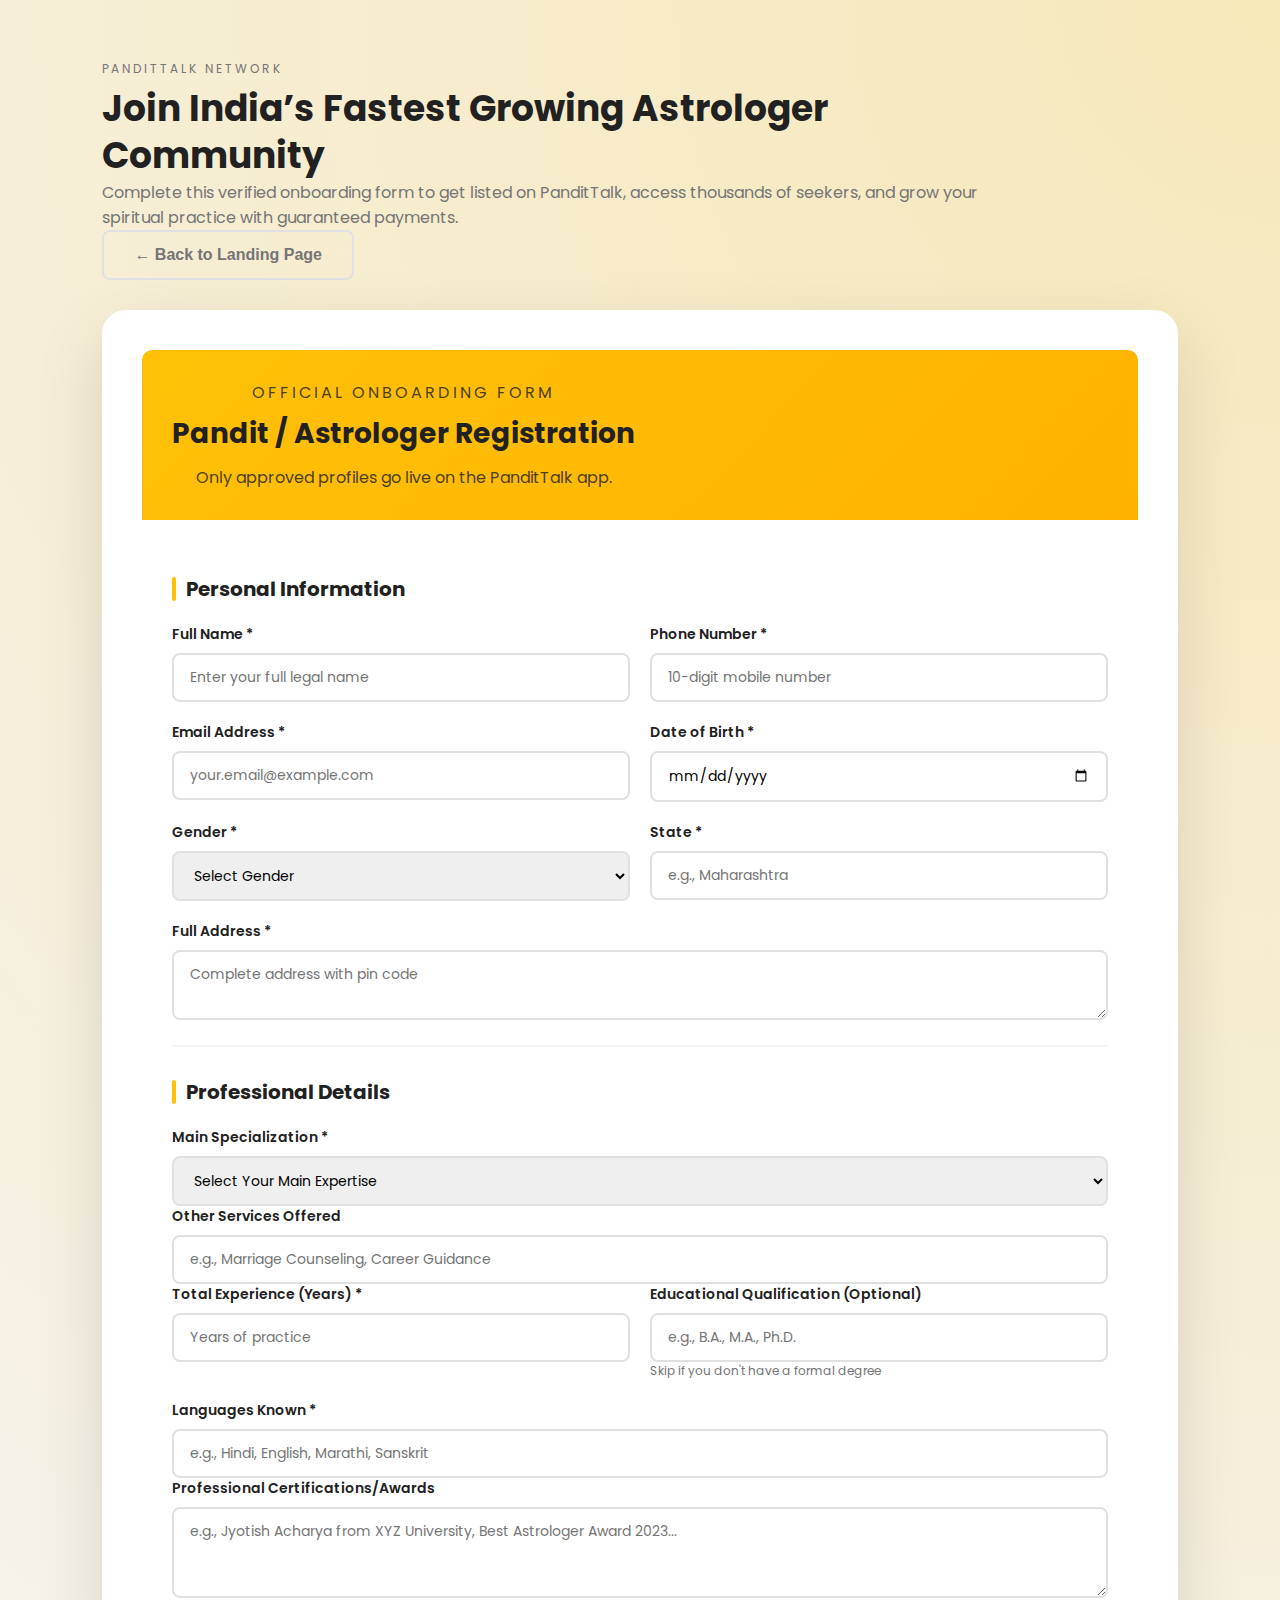
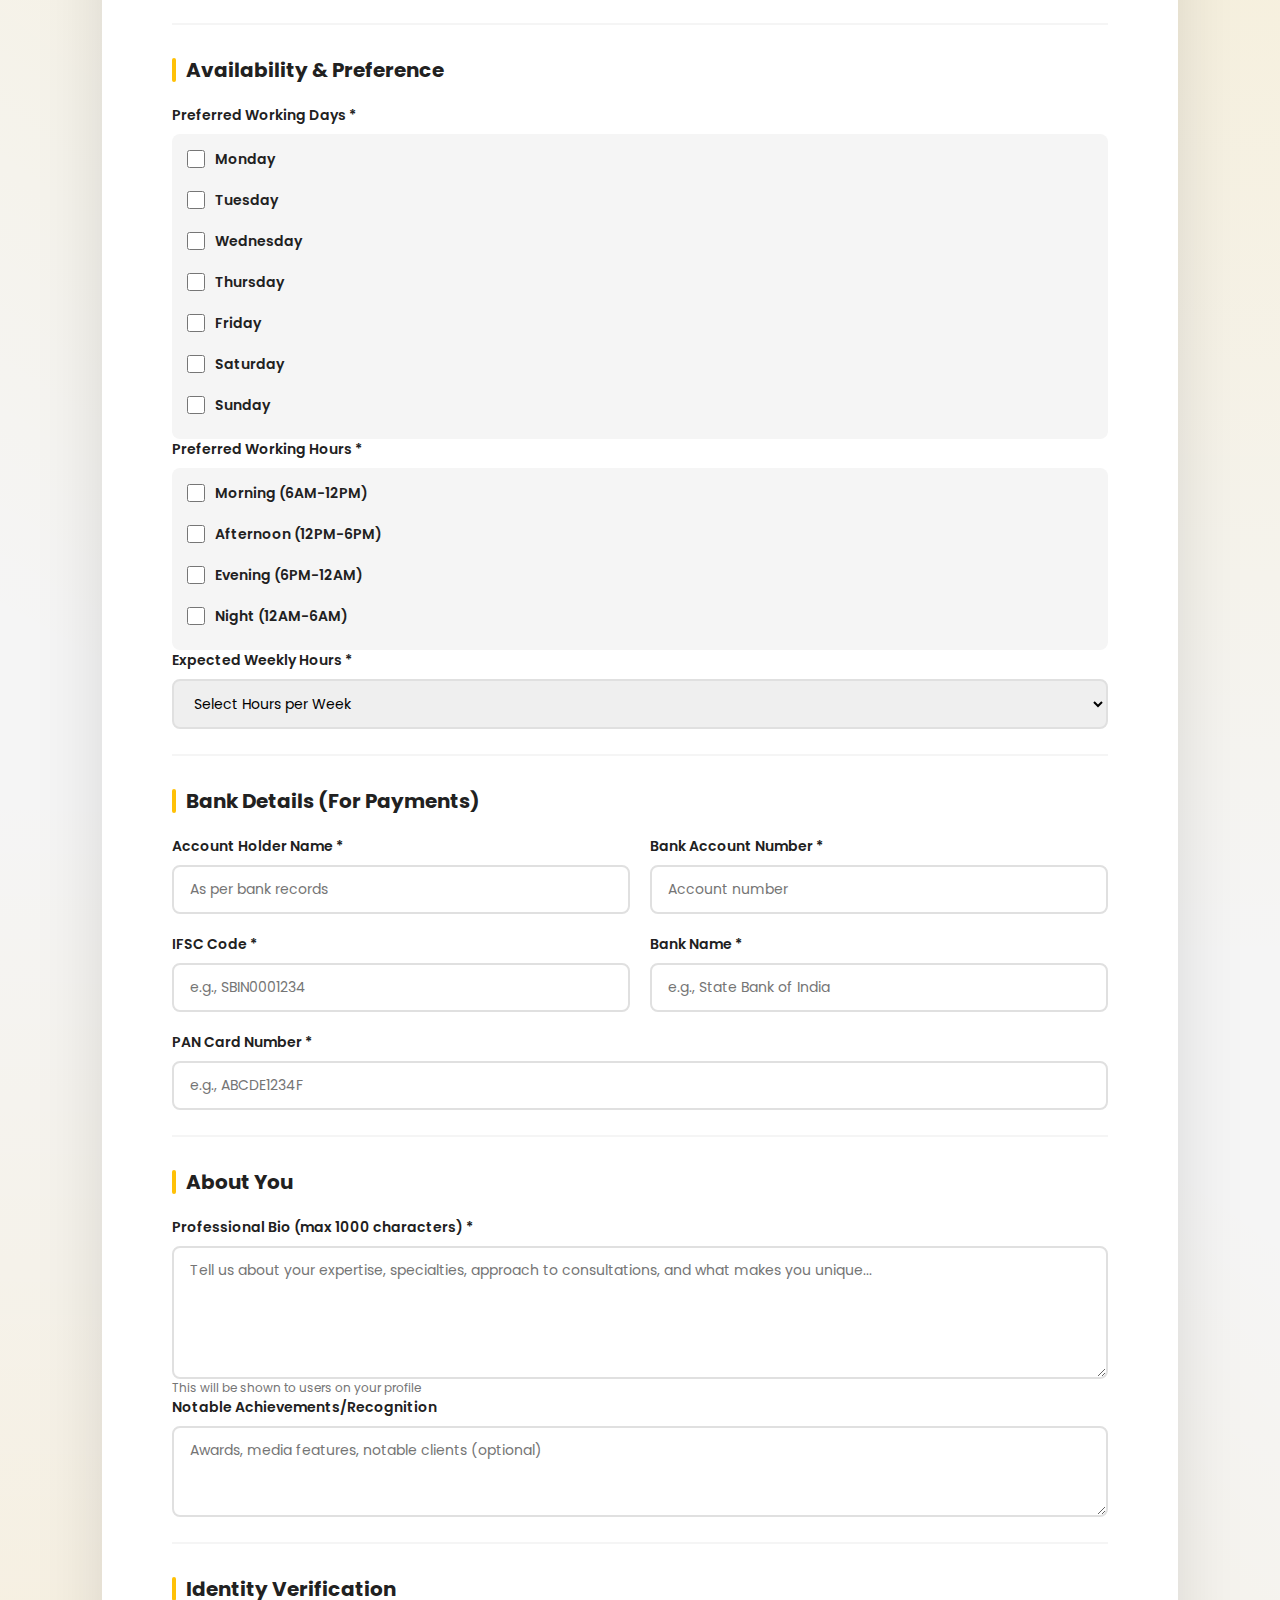
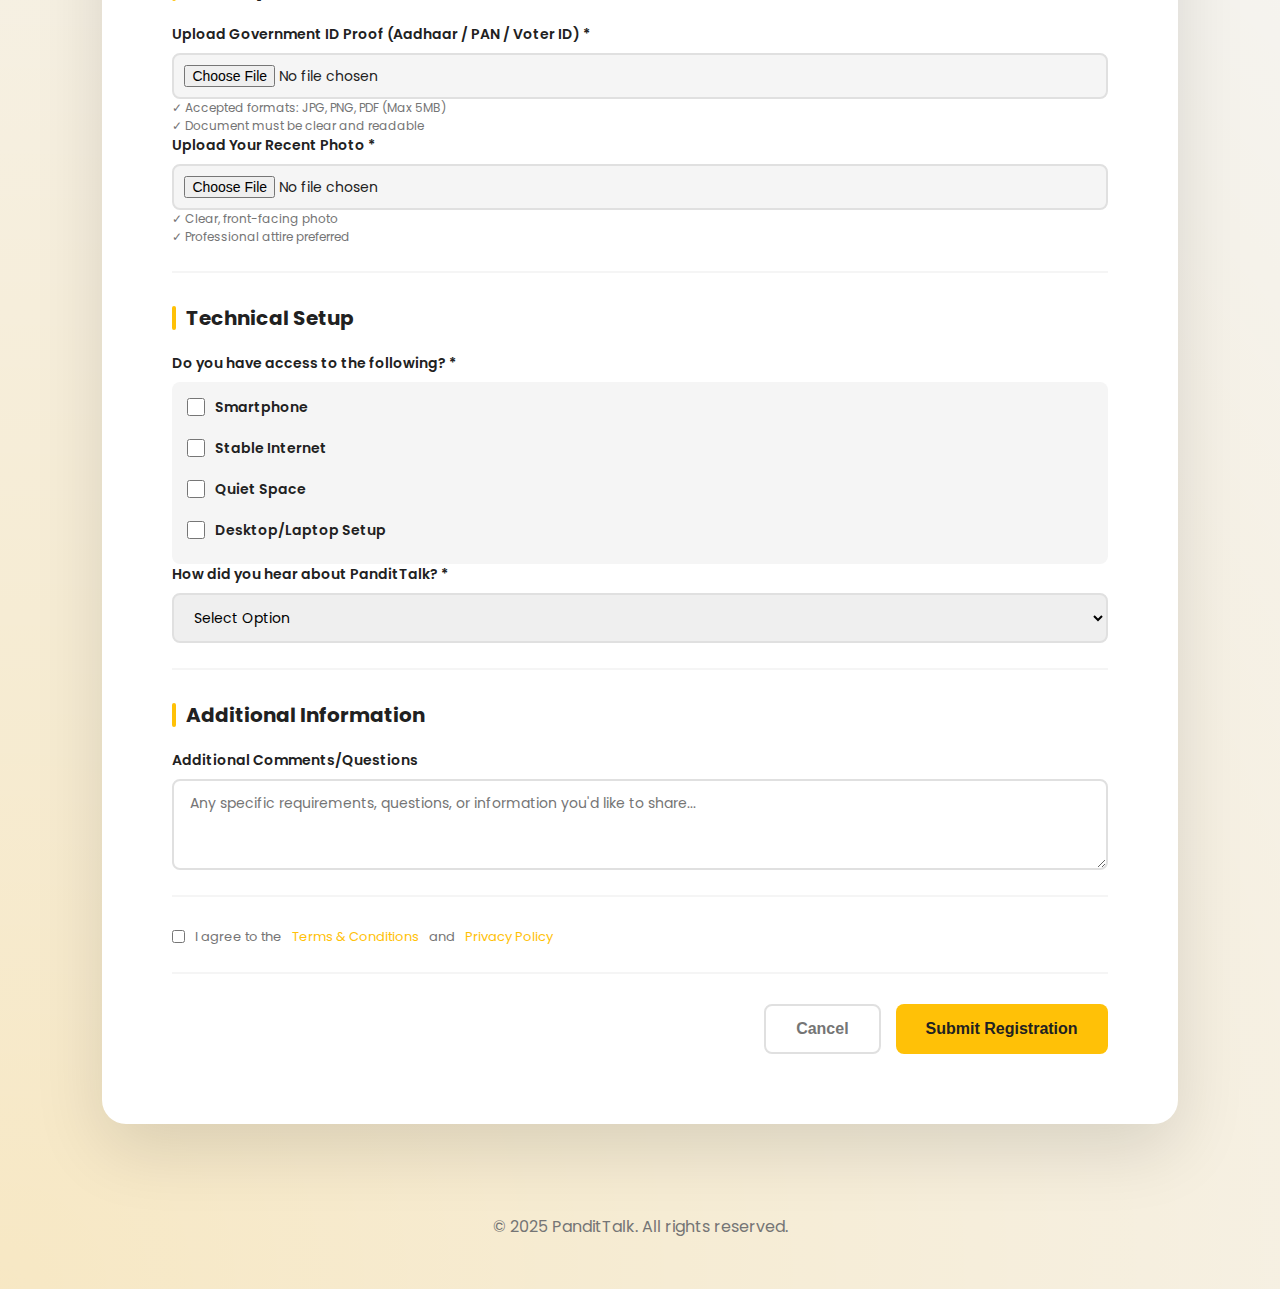
<file: landing_page/pandit_registration.html>
<!DOCTYPE html>
<html lang="en">
<head>
    <meta charset="UTF-8">
    <meta name="viewport" content="width=device-width, initial-scale=1.0">
    <title>PanditTalk | Pandit Registration</title>
    <link rel="preconnect" href="https://fonts.googleapis.com">
    <link rel="preconnect" href="https://fonts.gstatic.com" crossorigin>
    <link href="https://fonts.googleapis.com/css2?family=Poppins:wght@400;500;600;700&display=swap" rel="stylesheet">
    <link rel="stylesheet" href="styles.css">
    <link rel="icon" href="../mobile/assets/images/logo.png" type="image/png">
</head>
<body class="pandit-registration-page">
    <div class="pandit-registration-gradient"></div>

    <header class="pandit-registration-header">
        <div class="pandit-registration-shell">
            <p class="mini-label">PanditTalk Network</p>
            <h1>Join India’s Fastest Growing Astrologer Community</h1>
            <p class="header-description">
                Complete this verified onboarding form to get listed on PanditTalk, access thousands of seekers, 
                and grow your spiritual practice with guaranteed payments.
            </p>
            <div class="header-actions">
                <button class="btn-secondary pandit-back-btn" onclick="window.location.href='index.html'">
                ← Back to Landing Page
                </button>
            </div>
        </div>
    </header>

    <main class="pandit-registration-main">
        <div class="pandit-registration-shell">
        <section class="pandit-registration-form-card">
            <div class="pandit-form-header">
                <div>
                    <p class="mini-label">Official Onboarding Form</p>
                    <h2>Pandit / Astrologer Registration</h2>
                    <p>Only approved profiles go live on the PanditTalk app.</p>
                </div>
            </div>

            <form id="panditRegistrationForm" onsubmit="submitPanditRegistration(event)">
                <div class="form-section">
                    <h3>Personal Information</h3>
                    <div class="form-row">
                        <div class="form-group">
                            <label for="panditName">Full Name *</label>
                            <input type="text" id="panditName" name="name" required placeholder="Enter your full legal name">
                        </div>
                        <div class="form-group">
                            <label for="panditPhone">Phone Number *</label>
                            <input type="tel" id="panditPhone" name="phone" required pattern="[0-9]{10}" placeholder="10-digit mobile number">
                        </div>
                    </div>
                    <div class="form-row">
                        <div class="form-group">
                            <label for="panditEmail">Email Address *</label>
                            <input type="email" id="panditEmail" name="email" required placeholder="your.email@example.com">
                        </div>
                        <div class="form-group">
                            <label for="panditAge">Date of Birth *</label>
                            <input type="date" id="panditAge" name="dob" required>
                        </div>
                    </div>
                    <div class="form-row">
                        <div class="form-group">
                            <label for="panditGender">Gender *</label>
                            <select id="panditGender" name="gender" required>
                                <option value="">Select Gender</option>
                                <option value="Male">Male</option>
                                <option value="Female">Female</option>
                                <option value="Other">Other</option>
                            </select>
                        </div>
                        <div class="form-group">
                            <label for="panditState">State *</label>
                            <input type="text" id="panditState" name="state" required placeholder="e.g., Maharashtra">
                        </div>
                    </div>
                    <div class="form-group">
                        <label for="panditAddress">Full Address *</label>
                        <textarea id="panditAddress" name="address" rows="2" required placeholder="Complete address with pin code"></textarea>
                    </div>
                </div>

                <div class="form-section">
                    <h3>Professional Details</h3>
                    <div class="form-group">
                        <label for="panditSpecialization">Main Specialization *</label>
                        <select id="panditSpecialization" name="specialization" required>
                            <option value="">Select Your Main Expertise</option>
                            <option value="Vedic Astrology">Vedic Astrology (Jyotish)</option>
                            <option value="Numerology">Numerology</option>
                            <option value="Tarot Reading">Tarot Reading</option>
                            <option value="Vastu Shastra">Vastu Shastra</option>
                            <option value="Palmistry">Palmistry (Hast Rekha)</option>
                            <option value="Face Reading">Face Reading (Samudrik Shastra)</option>
                            <option value="Kundali Matching">Kundali Matching</option>
                            <option value="Prashna Kundali">Prashna Kundali</option>
                            <option value="Lal Kitab">Lal Kitab</option>
                            <option value="KP Astrology">KP Astrology</option>
                            <option value="Nadi Astrology">Nadi Astrology</option>
                            <option value="Pooja & Rituals">Pooja & Rituals</option>
                            <option value="Gemology">Gemology (Ratna Shastra)</option>
                            <option value="Feng Shui">Feng Shui</option>
                            <option value="Reiki Healing">Reiki Healing</option>
                            <option value="Psychic Reading">Psychic Reading</option>
                            <option value="Other">Other</option>
                        </select>
                    </div>
                    <div class="form-group">
                        <label for="panditOtherServices">Other Services Offered</label>
                        <input type="text" id="panditOtherServices" name="other_services" placeholder="e.g., Marriage Counseling, Career Guidance">
                    </div>
                    <div class="form-row">
                        <div class="form-group">
                            <label for="panditExperience">Total Experience (Years) *</label>
                            <input type="number" id="panditExperience" name="experience" required min="0" max="50" placeholder="Years of practice">
                        </div>
                        <div class="form-group">
                            <label for="panditEducation">Educational Qualification (Optional)</label>
                            <input type="text" id="panditEducation" name="education" placeholder="e.g., B.A., M.A., Ph.D.">
                            <small class="helper-text">Skip if you don't have a formal degree</small>
                        </div>
                    </div>
                    <div class="form-group">
                        <label for="panditLanguages">Languages Known *</label>
                        <input type="text" id="panditLanguages" name="languages" placeholder="e.g., Hindi, English, Marathi, Sanskrit" required>
                    </div>
                    <div class="form-group">
                        <label for="panditCertifications">Professional Certifications/Awards</label>
                        <textarea id="panditCertifications" name="qualifications" rows="3" placeholder="e.g., Jyotish Acharya from XYZ University, Best Astrologer Award 2023..."></textarea>
                    </div>
                </div>

                <div class="form-section">
                    <h3>Availability & Preference</h3>
                    <div class="form-group">
                        <label>Preferred Working Days *</label>
                        <div class="checkbox-group">
                            <label><input type="checkbox" name="working_days" value="Monday"> Monday</label>
                            <label><input type="checkbox" name="working_days" value="Tuesday"> Tuesday</label>
                            <label><input type="checkbox" name="working_days" value="Wednesday"> Wednesday</label>
                            <label><input type="checkbox" name="working_days" value="Thursday"> Thursday</label>
                            <label><input type="checkbox" name="working_days" value="Friday"> Friday</label>
                            <label><input type="checkbox" name="working_days" value="Saturday"> Saturday</label>
                            <label><input type="checkbox" name="working_days" value="Sunday"> Sunday</label>
                        </div>
                    </div>
                    <div class="form-group">
                        <label>Preferred Working Hours *</label>
                        <div class="checkbox-group">
                            <label><input type="checkbox" name="availability" value="Morning (6AM-12PM)"> Morning (6AM-12PM)</label>
                            <label><input type="checkbox" name="availability" value="Afternoon (12PM-6PM)"> Afternoon (12PM-6PM)</label>
                            <label><input type="checkbox" name="availability" value="Evening (6PM-12AM)"> Evening (6PM-12AM)</label>
                            <label><input type="checkbox" name="availability" value="Night (12AM-6AM)"> Night (12AM-6AM)</label>
                        </div>
                    </div>
                    <div class="form-group">
                        <label for="panditWeeklyHours">Expected Weekly Hours *</label>
                        <select id="panditWeeklyHours" name="weekly_hours" required>
                            <option value="">Select Hours per Week</option>
                            <option value="Less than 10 hours">Less than 10 hours</option>
                            <option value="10-20 hours">10-20 hours</option>
                            <option value="20-30 hours">20-30 hours</option>
                            <option value="30-40 hours">30-40 hours</option>
                            <option value="40+ hours (Full-time)">40+ hours (Full-time)</option>
                        </select>
                    </div>
                </div>

                <div class="form-section">
                    <h3>Bank Details (For Payments)</h3>
                    <div class="form-row">
                        <div class="form-group">
                            <label for="panditAccountName">Account Holder Name *</label>
                            <input type="text" id="panditAccountName" name="account_name" required placeholder="As per bank records">
                        </div>
                        <div class="form-group">
                            <label for="panditAccountNumber">Bank Account Number *</label>
                            <input type="text" id="panditAccountNumber" name="account_number" required placeholder="Account number">
                        </div>
                    </div>
                    <div class="form-row">
                        <div class="form-group">
                            <label for="panditIfsc">IFSC Code *</label>
                            <input type="text" id="panditIfsc" name="ifsc_code" required placeholder="e.g., SBIN0001234" pattern="[A-Z]{4}0[A-Z0-9]{6}">
                        </div>
                        <div class="form-group">
                            <label for="panditBankName">Bank Name *</label>
                            <input type="text" id="panditBankName" name="bank_name" required placeholder="e.g., State Bank of India">
                        </div>
                    </div>
                    <div class="form-group">
                        <label for="panditPanCard">PAN Card Number *</label>
                        <input type="text" id="panditPanCard" name="pan_card" required placeholder="e.g., ABCDE1234F" pattern="[A-Z]{5}[0-9]{4}[A-Z]{1}">
                    </div>
                </div>

                <div class="form-section">
                    <h3>About You</h3>
                    <div class="form-group">
                        <label for="panditBio">Professional Bio (max 1000 characters) *</label>
                        <textarea id="panditBio" name="bio" rows="5" maxlength="1000" required placeholder="Tell us about your expertise, specialties, approach to consultations, and what makes you unique..."></textarea>
                        <small class="helper-text">This will be shown to users on your profile</small>
                    </div>
                    <div class="form-group">
                        <label for="panditAchievements">Notable Achievements/Recognition</label>
                        <textarea id="panditAchievements" name="achievements" rows="3" placeholder="Awards, media features, notable clients (optional)"></textarea>
                    </div>
                </div>

                <div class="form-section">
                    <h3>Identity Verification</h3>
                    <div class="form-group">
                        <label for="panditIdProof">Upload Government ID Proof (Aadhaar / PAN / Voter ID) *</label>
                        <input type="file" id="panditIdProof" name="id_proof" accept="image/*,.pdf" required>
                        <small class="helper-text">
                            ✓ Accepted formats: JPG, PNG, PDF (Max 5MB) <br>
                            ✓ Document must be clear and readable
                        </small>
                    </div>
                    <div class="form-group">
                        <label for="panditPhoto">Upload Your Recent Photo *</label>
                        <input type="file" id="panditPhoto" name="photo" accept="image/*" required>
                        <small class="helper-text">
                            ✓ Clear, front-facing photo <br>
                            ✓ Professional attire preferred
                        </small>
                    </div>
                </div>

                <div class="form-section">
                    <h3>Technical Setup</h3>
                    <div class="form-group">
                        <label>Do you have access to the following? *</label>
                        <div class="checkbox-group">
                            <label><input type="checkbox" name="technical_access" value="Smartphone" required> Smartphone (Android/iOS)</label>
                            <label><input type="checkbox" name="technical_access" value="Stable Internet"> Stable Internet Connection</label>
                            <label><input type="checkbox" name="technical_access" value="Quiet Space"> Quiet Space for Consultations</label>
                            <label><input type="checkbox" name="technical_access" value="Desktop/Laptop Setup"> PC / Desktop Setup for Professional Calls</label>
                        </div>
                    </div>
                    <div class="form-group">
                        <label for="panditHowHeard">How did you hear about PanditTalk? *</label>
                        <select id="panditHowHeard" name="how_heard" required>
                            <option value="">Select Option</option>
                            <option value="Google Search">Google Search</option>
                            <option value="Social Media">Social Media (Facebook/Instagram)</option>
                            <option value="Friend/Family Referral">Friend/Family Referral</option>
                            <option value="Advertisement">Advertisement</option>
                            <option value="Another Pandit">Another Pandit</option>
                            <option value="Other">Other</option>
                        </select>
                    </div>
                </div>

                <div class="form-section">
                    <h3>Additional Information</h3>
                    <div class="form-group">
                        <label for="panditComments">Additional Comments/Questions</label>
                        <textarea id="panditComments" name="comments" rows="3" placeholder="Any specific requirements, questions, or information you'd like to share..."></textarea>
                    </div>
                </div>

                <div class="form-section">
                    <label class="checkbox-label">
                        <input type="checkbox" required>
                        I agree to the <a href="#" onclick="showTerms(event)">Terms & Conditions</a> and <a href="#" onclick="showPrivacyPolicy(event)">Privacy Policy</a>
                    </label>
                </div>

                <div class="form-actions">
                    <button type="button" class="btn-secondary" onclick="window.location.href='index.html'">Cancel</button>
                    <button type="submit" class="btn-primary">Submit Registration</button>
                </div>

                <div id="formMessage" class="form-message"></div>
            </form>
        </section>
        </div>
    </main>

    <footer class="pandit-registration-footer">
        <p>&copy; 2025 PanditTalk. All rights reserved.</p>
    </footer>

    <!-- Shared Modal for Terms/Privacy -->
    <div id="modal" class="modal">
        <div class="modal-content">
            <span class="close" onclick="closeModal()">&times;</span>
            <div id="modal-body"></div>
        </div>
    </div>

    <script src="script.js"></script>
</body>
</html>
</file>
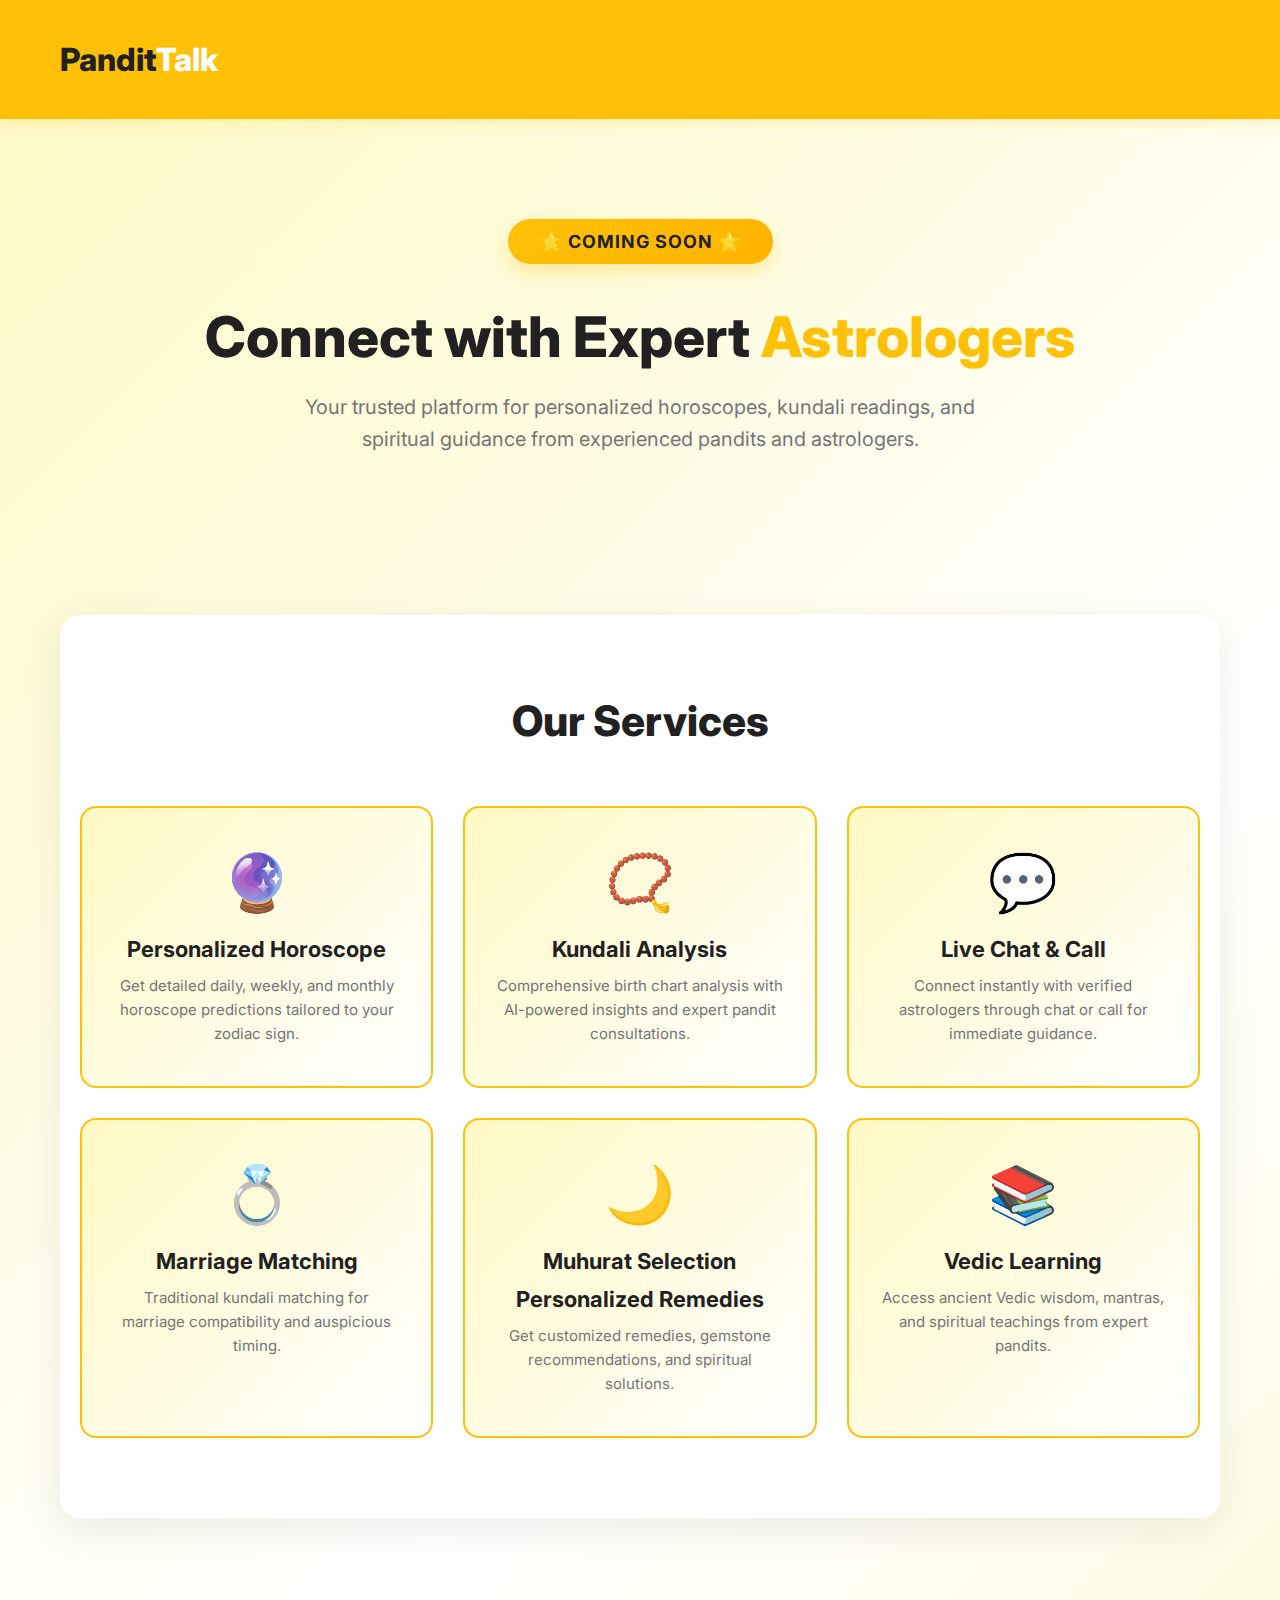
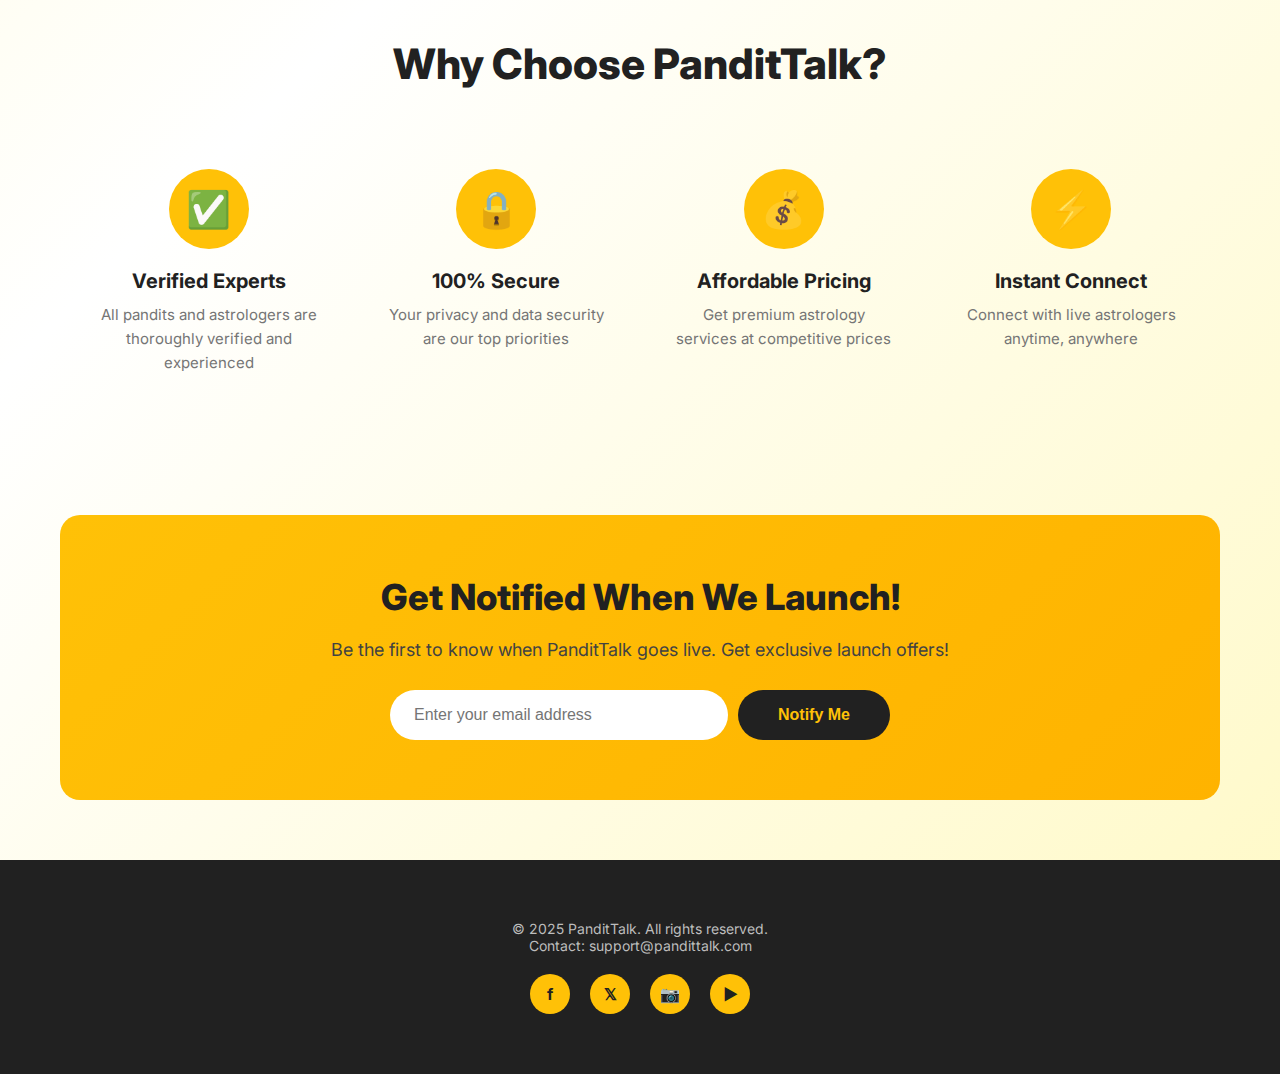
<file: backend/pandittalk/templates/landing_page.html>
<!DOCTYPE html>
<html lang="en">
<head>
    <meta charset="UTF-8">
    <meta name="viewport" content="width=device-width, initial-scale=1.0">
    <title>PanditTalk - Coming Soon | Connect with Expert Astrologers</title>
    <meta name="description" content="PanditTalk - Your trusted platform to connect with expert astrologers. Get personalized horoscopes, kundali readings, and spiritual guidance.">
    <link rel="preconnect" href="https://fonts.googleapis.com">
    <link rel="preconnect" href="https://fonts.gstatic.com" crossorigin>
    <link href="https://fonts.googleapis.com/css2?family=Inter:wght@300;400;500;600;700;800&display=swap" rel="stylesheet">
    <style>
        * {
            margin: 0;
            padding: 0;
            box-sizing: border-box;
        }

        body {
            font-family: 'Inter', sans-serif;
            background: linear-gradient(135deg, #FFF9C4 0%, #FFFFFF 50%, #FFF9C4 100%);
            min-height: 100vh;
            overflow-x: hidden;
        }

        .container {
            max-width: 1200px;
            margin: 0 auto;
            padding: 20px;
        }

        /* Header */
        header {
            background: #FFC107;
            padding: 20px 0;
            box-shadow: 0 4px 12px rgba(255, 193, 7, 0.2);
        }

        .header-content {
            display: flex;
            justify-content: space-between;
            align-items: center;
        }

        .logo {
            font-size: 32px;
            font-weight: 800;
            color: #212121;
            text-decoration: none;
        }

        .logo span {
            color: #FFFFFF;
        }

        /* Hero Section */
        .hero {
            text-align: center;
            padding: 80px 20px;
        }

        .hero h1 {
            font-size: 56px;
            font-weight: 800;
            color: #212121;
            margin-bottom: 20px;
            line-height: 1.2;
        }

        .hero .highlight {
            color: #FFC107;
            position: relative;
            display: inline-block;
        }

        .hero p {
            font-size: 20px;
            color: #757575;
            max-width: 700px;
            margin: 0 auto 40px;
            line-height: 1.6;
        }

        .coming-soon-badge {
            display: inline-block;
            background: linear-gradient(135deg, #FFC107, #FFB300);
            color: #212121;
            padding: 12px 32px;
            border-radius: 50px;
            font-size: 18px;
            font-weight: 700;
            letter-spacing: 1px;
            margin-bottom: 40px;
            box-shadow: 0 8px 20px rgba(255, 193, 7, 0.3);
            animation: pulse 2s infinite;
        }

        @keyframes pulse {
            0%, 100% {
                transform: scale(1);
            }
            50% {
                transform: scale(1.05);
            }
        }

        /* Services */
        .services {
            background: #FFFFFF;
            padding: 80px 20px;
            margin: 40px 0;
            border-radius: 20px;
            box-shadow: 0 10px 40px rgba(0, 0, 0, 0.08);
        }

        .services h2 {
            text-align: center;
            font-size: 42px;
            font-weight: 800;
            color: #212121;
            margin-bottom: 60px;
        }

        .services-grid {
            display: grid;
            grid-template-columns: repeat(auto-fit, minmax(280px, 1fr));
            gap: 30px;
            margin-top: 40px;
        }

        .service-card {
            background: linear-gradient(135deg, #FFF9C4 0%, #FFFFFF 100%);
            padding: 40px 30px;
            border-radius: 16px;
            text-align: center;
            transition: transform 0.3s ease, box-shadow 0.3s ease;
            border: 2px solid #FFC107;
        }

        .service-card:hover {
            transform: translateY(-8px);
            box-shadow: 0 12px 30px rgba(255, 193, 7, 0.25);
        }

        .service-icon {
            font-size: 56px;
            margin-bottom: 20px;
        }

        .service-card h3 {
            font-size: 22px;
            font-weight: 700;
            color: #212121;
            margin-bottom: 12px;
        }

        .service-card p {
            font-size: 15px;
            color: #757575;
            line-height: 1.6;
        }

        /* Features */
        .features {
            padding: 80px 20px;
        }

        .features h2 {
            text-align: center;
            font-size: 42px;
            font-weight: 800;
            color: #212121;
            margin-bottom: 60px;
        }

        .features-grid {
            display: grid;
            grid-template-columns: repeat(auto-fit, minmax(250px, 1fr));
            gap: 30px;
        }

        .feature {
            text-align: center;
            padding: 20px;
        }

        .feature-icon {
            width: 80px;
            height: 80px;
            background: #FFC107;
            border-radius: 50%;
            display: flex;
            align-items: center;
            justify-content: center;
            font-size: 36px;
            margin: 0 auto 20px;
        }

        .feature h3 {
            font-size: 20px;
            font-weight: 700;
            color: #212121;
            margin-bottom: 10px;
        }

        .feature p {
            font-size: 15px;
            color: #757575;
            line-height: 1.6;
        }

        /* Newsletter */
        .newsletter {
            background: linear-gradient(135deg, #FFC107, #FFB300);
            padding: 60px 20px;
            border-radius: 20px;
            text-align: center;
            margin: 40px 0;
        }

        .newsletter h2 {
            font-size: 36px;
            font-weight: 800;
            color: #212121;
            margin-bottom: 20px;
        }

        .newsletter p {
            font-size: 18px;
            color: #424242;
            margin-bottom: 30px;
        }

        .newsletter-form {
            max-width: 500px;
            margin: 0 auto;
            display: flex;
            gap: 10px;
        }

        .newsletter-form input {
            flex: 1;
            padding: 16px 24px;
            border: none;
            border-radius: 50px;
            font-size: 16px;
            outline: none;
        }

        .newsletter-form button {
            padding: 16px 40px;
            background: #212121;
            color: #FFC107;
            border: none;
            border-radius: 50px;
            font-size: 16px;
            font-weight: 700;
            cursor: pointer;
            transition: all 0.3s ease;
        }

        .newsletter-form button:hover {
            background: #424242;
            transform: scale(1.05);
        }

        /* Footer */
        footer {
            background: #212121;
            color: #FFFFFF;
            padding: 40px 20px;
            text-align: center;
        }

        footer p {
            font-size: 14px;
            color: #BDBDBD;
        }

        .social-links {
            margin-top: 20px;
        }

        .social-links a {
            display: inline-block;
            width: 40px;
            height: 40px;
            background: #FFC107;
            color: #212121;
            border-radius: 50%;
            line-height: 40px;
            margin: 0 8px;
            text-decoration: none;
            font-weight: 700;
            transition: all 0.3s ease;
        }

        .social-links a:hover {
            background: #FFD54F;
            transform: translateY(-4px);
        }

        /* Responsive */
        @media (max-width: 768px) {
            .hero h1 {
                font-size: 36px;
            }

            .hero p {
                font-size: 16px;
            }

            .services h2,
            .features h2 {
                font-size: 32px;
            }

            .newsletter-form {
                flex-direction: column;
            }

            .newsletter-form button {
                width: 100%;
            }
        }
    </style>
</head>
<body>
    <header>
        <div class="container">
            <div class="header-content">
                <a href="/" class="logo">Pandit<span>Talk</span></a>
            </div>
        </div>
    </header>

    <div class="container">
        <section class="hero">
            <div class="coming-soon-badge">🌟 COMING SOON 🌟</div>
            <h1>Connect with Expert <span class="highlight">Astrologers</span></h1>
            <p>Your trusted platform for personalized horoscopes, kundali readings, and spiritual guidance from experienced pandits and astrologers.</p>
        </section>

        <section class="services">
            <h2>Our Services</h2>
            <div class="services-grid">
                <div class="service-card">
                    <div class="service-icon">🔮</div>
                    <h3>Personalized Horoscope</h3>
                    <p>Get detailed daily, weekly, and monthly horoscope predictions tailored to your zodiac sign.</p>
                </div>
                <div class="service-card">
                    <div class="service-icon">📿</div>
                    <h3>Kundali Analysis</h3>
                    <p>Comprehensive birth chart analysis with AI-powered insights and expert pandit consultations.</p>
                </div>
                <div class="service-card">
                    <div class="service-icon">💬</div>
                    <h3>Live Chat & Call</h3>
                    <p>Connect instantly with verified astrologers through chat or call for immediate guidance.</p>
                </div>
                <div class="service-card">
                    <div class="service-icon">💍</div>
                    <h3>Marriage Matching</h3>
                    <p>Traditional kundali matching for marriage compatibility and auspicious timing.</p>
                </div>
                <div class="service-card">
                    <div class="service-icon">🌙</div>
                    <h3>Muhurat Selection</h3>
                    <h3>Personalized Remedies</h3>
                    <p>Get customized remedies, gemstone recommendations, and spiritual solutions.</p>
                </div>
                <div class="service-card">
                    <div class="service-icon">📚</div>
                    <h3>Vedic Learning</h3>
                    <p>Access ancient Vedic wisdom, mantras, and spiritual teachings from expert pandits.</p>
                </div>
            </div>
        </section>

        <section class="features">
            <h2>Why Choose PanditTalk?</h2>
            <div class="features-grid">
                <div class="feature">
                    <div class="feature-icon">✅</div>
                    <h3>Verified Experts</h3>
                    <p>All pandits and astrologers are thoroughly verified and experienced</p>
                </div>
                <div class="feature">
                    <div class="feature-icon">🔒</div>
                    <h3>100% Secure</h3>
                    <p>Your privacy and data security are our top priorities</p>
                </div>
                <div class="feature">
                    <div class="feature-icon">💰</div>
                    <h3>Affordable Pricing</h3>
                    <p>Get premium astrology services at competitive prices</p>
                </div>
                <div class="feature">
                    <div class="feature-icon">⚡</div>
                    <h3>Instant Connect</h3>
                    <p>Connect with live astrologers anytime, anywhere</p>
                </div>
            </div>
        </section>

        <section class="newsletter">
            <h2>Get Notified When We Launch!</h2>
            <p>Be the first to know when PanditTalk goes live. Get exclusive launch offers!</p>
            <form class="newsletter-form" onsubmit="return false;">
                <input type="email" placeholder="Enter your email address" required>
                <button type="submit" onclick="alert('Thank you! We will notify you when we launch.')">Notify Me</button>
            </form>
        </section>
    </div>

    <footer>
        <div class="container">
            <p>&copy; 2025 PanditTalk. All rights reserved.</p>
            <p>Contact: support@pandittalk.com</p>
            <div class="social-links">
                <a href="#" title="Facebook">f</a>
                <a href="#" title="Twitter">𝕏</a>
                <a href="#" title="Instagram">📷</a>
                <a href="#" title="YouTube">▶</a>
            </div>
        </div>
    </footer>
</body>
</html>
</file>
<file: landing_page/styles.css>
* {
    margin: 0;
    padding: 0;
    box-sizing: border-box;
}

:root {
    --primary-yellow: #FFC107;
    --dark-yellow: #FFB300;
    --light-yellow: #FFF9C4;
    --black: #212121;
    --gray: #757575;
    --light-gray: #F5F5F5;
    --white: #FFFFFF;
}

body {
    font-family: 'Poppins', sans-serif;
    background: linear-gradient(135deg, var(--light-yellow) 0%, var(--white) 50%, var(--light-yellow) 100%);
    color: var(--black);
    min-height: 100vh;
    overflow-x: hidden;
}

/* ===========================
   BACKGROUND MUSIC (HIDDEN)
   =========================== */
#bgMusic {
    display: none;
}

.container {
    max-width: 1200px;
    margin: 0 auto;
    padding: 20px;
}

.hero {
    text-align: center;
    padding: 60px 20px;
    animation: fadeIn 1s ease-in;
}

@keyframes fadeIn {
    from {
        opacity: 0;
        transform: translateY(-20px);
    }
    to {
        opacity: 1;
        transform: translateY(0);
    }
}

.logo-container {
    margin-bottom: 30px;
}

.logo {
    display: inline-block;
    animation: rotate 20s linear infinite;
}

@keyframes rotate {
    from { transform: rotate(0deg); }
    to { transform: rotate(360deg); }
}

.title {
    font-size: 56px;
    font-weight: 700;
    background: linear-gradient(135deg, var(--primary-yellow), var(--dark-yellow));
    -webkit-background-clip: text;
    -webkit-text-fill-color: transparent;
    background-clip: text;
    margin: 20px 0;
    text-shadow: 2px 2px 4px rgba(255, 193, 7, 0.2);
}

.subtitle {
    font-size: 28px;
    font-weight: 400;
    color: var(--gray);
    margin-bottom: 20px;
}

.description {
    font-size: 18px;
    color: var(--gray);
    max-width: 700px;
    margin: 0 auto 40px;
    line-height: 1.8;
}

.coming-soon-badge {
    display: inline-flex;
    align-items: center;
    gap: 10px;
    background: var(--primary-yellow);
    color: var(--black);
    padding: 12px 28px;
    border-radius: 50px;
    font-weight: 600;
    font-size: 18px;
    margin: 20px 0;
    box-shadow: 0 4px 20px rgba(255, 193, 7, 0.4);
    animation: pulse 2s ease-in-out infinite;
}

@keyframes pulse {
    0%, 100% {
        transform: scale(1);
    }
    50% {
        transform: scale(1.05);
    }
}

.pulse-dot {
    width: 12px;
    height: 12px;
    background: var(--dark-yellow);
    border-radius: 50%;
    animation: pulseDot 1.5s ease-in-out infinite;
}

@keyframes pulseDot {
    0%, 100% {
        opacity: 1;
    }
    50% {
        opacity: 0.3;
    }
}

.countdown {
    display: flex;
    justify-content: center;
    gap: 30px;
    margin: 40px 0;
    flex-wrap: wrap;
}

.countdown-item {
    display: flex;
    flex-direction: column;
    align-items: center;
    gap: 10px;
}

.countdown-value {
    font-size: 48px;
    font-weight: 700;
    color: var(--primary-yellow);
    background: var(--white);
    padding: 20px 30px;
    border-radius: 16px;
    box-shadow: 0 8px 24px rgba(0, 0, 0, 0.1);
    min-width: 100px;
}

.countdown-label {
    font-size: 14px;
    font-weight: 500;
    color: var(--gray);
    text-transform: uppercase;
    letter-spacing: 1px;
}

.notify-form {
    display: flex;
    justify-content: center;
    gap: 12px;
    margin: 40px auto;
    max-width: 500px;
    flex-wrap: wrap;
}

.email-input {
    flex: 1;
    min-width: 250px;
    padding: 16px 24px;
    border: 2px solid var(--light-gray);
    border-radius: 12px;
    font-size: 16px;
    font-family: 'Poppins', sans-serif;
    transition: all 0.3s ease;
}

.email-input:focus {
    outline: none;
    border-color: var(--primary-yellow);
    box-shadow: 0 0 0 4px rgba(255, 193, 7, 0.1);
}

.notify-btn {
    padding: 16px 32px;
    background: var(--primary-yellow);
    color: var(--black);
    border: none;
    border-radius: 12px;
    font-size: 16px;
    font-weight: 600;
    font-family: 'Poppins', sans-serif;
    cursor: pointer;
    transition: all 0.3s ease;
    box-shadow: 0 4px 12px rgba(255, 193, 7, 0.3);
}

.notify-btn:hover {
    background: var(--dark-yellow);
    transform: translateY(-2px);
    box-shadow: 0 6px 20px rgba(255, 193, 7, 0.4);
}

.notify-btn:active {
    transform: translateY(0);
}

.form-note {
    font-size: 14px;
    color: var(--gray);
    margin-top: 10px;
}

.features, .services {
    padding: 60px 20px;
}

.section-title {
    font-size: 36px;
    font-weight: 700;
    text-align: center;
    margin-bottom: 50px;
    color: var(--black);
}

.features-grid {
    display: grid;
    grid-template-columns: repeat(auto-fit, minmax(300px, 1fr));
    gap: 30px;
    margin-top: 40px;
}

.feature-card {
    background: var(--white);
    padding: 40px 30px;
    border-radius: 16px;
    box-shadow: 0 8px 24px rgba(0, 0, 0, 0.08);
    transition: all 0.3s ease;
    text-align: center;
}

.feature-card:hover {
    transform: translateY(-8px);
    box-shadow: 0 12px 32px rgba(255, 193, 7, 0.2);
}

.feature-icon {
    font-size: 60px;
    margin-bottom: 20px;
}

.feature-card h4 {
    font-size: 22px;
    font-weight: 600;
    margin-bottom: 15px;
    color: var(--black);
}

.feature-card p {
    font-size: 16px;
    color: var(--gray);
    line-height: 1.6;
}

.services-list {
    display: grid;
    grid-template-columns: repeat(auto-fit, minmax(250px, 1fr));
    gap: 20px;
    max-width: 900px;
    margin: 0 auto;
}

.service-item {
    display: flex;
    align-items: center;
    gap: 15px;
    padding: 20px;
    background: var(--white);
    border-radius: 12px;
    box-shadow: 0 4px 12px rgba(0, 0, 0, 0.06);
    transition: all 0.3s ease;
    font-size: 16px;
    font-weight: 500;
}

.service-item:hover {
    transform: translateX(8px);
    box-shadow: 0 6px 16px rgba(255, 193, 7, 0.2);
}

.service-icon {
    font-size: 28px;
}

.social-section {
    padding: 60px 20px;
    text-align: center;
}

.social-links {
    display: flex;
    justify-content: center;
    gap: 20px;
    margin-top: 30px;
}

.social-link {
    width: 50px;
    height: 50px;
    display: flex;
    align-items: center;
    justify-content: center;
    background: var(--white);
    border-radius: 50%;
    color: var(--primary-yellow);
    transition: all 0.3s ease;
    box-shadow: 0 4px 12px rgba(0, 0, 0, 0.08);
}

.social-link:hover {
    background: var(--primary-yellow);
    color: var(--black);
    transform: translateY(-4px);
    box-shadow: 0 6px 16px rgba(255, 193, 7, 0.3);
}

.footer {
    text-align: center;
    padding: 30px 40px 30px;
    border-top: 1px solid var(--light-gray);
    margin-top: 40px;
}

.footer p {
    color: var(--gray);
    font-size: 14px;
    margin: 8px 0;
}

.footer-links {
    margin-top: 8px;
}

.footer-links a {
    color: var(--gray);
    text-decoration: none;
    margin: 0 10px;
    transition: color 0.3s ease;
    cursor: pointer;
}

.footer-links a:hover {
    color: var(--primary-yellow);
}

/* Modal Styles */
.modal {
    display: none;
    position: fixed;
    z-index: 1000;
    left: 0;
    top: 0;
    width: 100%;
    height: 100%;
    background-color: rgba(0, 0, 0, 0.7);
    animation: fadeIn 0.3s;
}

.modal-content {
    background-color: var(--white);
    margin: 5% auto;
    padding: 30px;
    border-radius: 16px;
    width: 90%;
    max-width: 700px;
    max-height: 80vh;
    overflow-y: auto;
    box-shadow: 0 8px 32px rgba(0, 0, 0, 0.3);
    animation: slideIn 0.3s;
}

@keyframes slideIn {
    from {
        transform: translateY(-50px);
        opacity: 0;
    }
    to {
        transform: translateY(0);
        opacity: 1;
    }
}

.close {
    color: var(--gray);
    float: right;
    font-size: 32px;
    font-weight: bold;
    cursor: pointer;
    transition: color 0.3s;
}

.close:hover {
    color: var(--primary-yellow);
}

#modal-body h2 {
    color: var(--primary-yellow);
    margin-bottom: 20px;
}

#modal-body h3 {
    color: var(--black);
    margin-top: 20px;
    margin-bottom: 10px;
}

#modal-body p, #modal-body ul {
    color: var(--gray);
    line-height: 1.8;
    margin-bottom: 15px;
}

#modal-body ul {
    padding-left: 20px;
}

#modal-body li {
    margin-bottom: 8px;
}

/* Responsive Design */
@media (max-width: 768px) {
    .title {
        font-size: 40px;
    }

    .subtitle {
        font-size: 22px;
    }

    .description {
        font-size: 16px;
    }

    .countdown {
        gap: 15px;
    }

    .countdown-value {
        font-size: 36px;
        padding: 15px 20px;
        min-width: 80px;
    }

    .notify-form {
        flex-direction: column;
        align-items: stretch;
    }

    .email-input, .notify-btn {
        width: 100%;
    }

    .features-grid {
        grid-template-columns: 1fr;
    }

    .services-list {
        grid-template-columns: 1fr;
    }
}

@media (max-width: 480px) {
    .title {
        font-size: 32px;
    }

    .countdown-value {
        font-size: 28px;
        padding: 12px 16px;
        min-width: 70px;
    }

    .section-title {
        font-size: 28px;
    }
}

/* ===========================
   PANDIT REGISTRATION SECTION
   =========================== */
.pandit-registration-section {
    margin: 60px auto;
    max-width: 800px;
}

.pandit-cta-card {
    background: linear-gradient(135deg, var(--primary-yellow), var(--dark-yellow));
    border-radius: 20px;
    padding: 50px 40px;
    text-align: center;
    box-shadow: 0 20px 60px rgba(255, 193, 7, 0.3);
    animation: slideUp 0.8s ease-out;
}

.pandit-cta-icon {
    font-size: 60px;
    margin-bottom: 20px;
    animation: bounce 2s infinite;
}

.pandit-cta-title {
    font-size: 32px;
    font-weight: 700;
    color: var(--black);
    margin-bottom: 15px;
}

.pandit-cta-description {
    font-size: 16px;
    color: var(--black);
    opacity: 0.9;
    margin-bottom: 30px;
    line-height: 1.6;
}

.pandit-register-btn {
    background: var(--black);
    color: var(--primary-yellow);
    border: none;
    padding: 18px 40px;
    font-size: 18px;
    font-weight: 600;
    border-radius: 50px;
    cursor: pointer;
    display: inline-flex;
    align-items: center;
    gap: 10px;
    transition: all 0.3s ease;
    box-shadow: 0 8px 20px rgba(0, 0, 0, 0.3);
}

.pandit-register-btn:hover {
    transform: translateY(-3px);
    box-shadow: 0 12px 30px rgba(0, 0, 0, 0.4);
    background: #000;
}

.pandit-register-btn svg {
    transition: transform 0.3s ease;
}

.pandit-register-btn:hover svg {
    transform: translateX(5px);
}

.pandit-cta-note {
    margin-top: 20px;
    font-size: 14px;
    color: var(--black);
    opacity: 0.8;
}

@keyframes bounce {
    0%, 100% { transform: translateY(0); }
    50% { transform: translateY(-10px); }
}

@keyframes slideUp {
    from {
        opacity: 0;
        transform: translateY(30px);
    }
    to {
        opacity: 1;
        transform: translateY(0);
    }
}

/* ===========================
   PANDIT REGISTRATION FORM
   =========================== */
.pandit-modal .modal-content {
    max-width: 900px;
    max-height: 90vh;
    overflow-y: auto;
    padding: 0;
}

.pandit-form-header {
    background: linear-gradient(135deg, var(--primary-yellow), var(--dark-yellow));
    padding: 30px;
    text-align: center;
    border-radius: 10px 10px 0 0;
}

.pandit-form-header h2 {
    font-size: 32px;
    color: var(--black);
    margin-bottom: 10px;
}

.pandit-form-header p {
    color: var(--black);
    opacity: 0.8;
    font-size: 16px;
}

#panditRegistrationForm {
    padding: 30px;
}

.form-section {
    margin-bottom: 30px;
    padding-bottom: 25px;
    border-bottom: 2px solid var(--light-gray);
}

.form-section:last-of-type {
    border-bottom: none;
}

.form-section h3 {
    font-size: 20px;
    color: var(--black);
    margin-bottom: 20px;
    display: flex;
    align-items: center;
    gap: 10px;
}

.form-section h3::before {
    content: '';
    width: 4px;
    height: 24px;
    background: var(--primary-yellow);
    border-radius: 2px;
}

.form-row {
    display: grid;
    grid-template-columns: 1fr 1fr;
    gap: 20px;
    margin-bottom: 20px;
}

.form-group {
    display: flex;
    flex-direction: column;
}

.form-group label {
    font-size: 14px;
    font-weight: 600;
    color: var(--black);
    margin-bottom: 8px;
}

.form-group input,
.form-group select,
.form-group textarea {
    padding: 12px 16px;
    border: 2px solid #e0e0e0;
    border-radius: 8px;
    font-size: 14px;
    font-family: 'Poppins', sans-serif;
    transition: all 0.3s ease;
}

.form-group input:focus,
.form-group select:focus,
.form-group textarea:focus {
    outline: none;
    border-color: var(--primary-yellow);
    box-shadow: 0 0 0 3px rgba(255, 193, 7, 0.1);
}

.form-group input[type="file"] {
    padding: 10px;
    background: var(--light-gray);
    cursor: pointer;
}

.form-group input[type="file"]:hover {
    background: #eeeeee;
}

.form-group small {
    font-size: 12px;
    color: var(--gray);
    line-height: 1.5;
}

.checkbox-group {
    display: flex;
    flex-direction: column;
    gap: 12px;
    padding: 15px;
    background: var(--light-gray);
    border-radius: 8px;
}

.checkbox-group label {
    display: flex;
    align-items: center;
    gap: 10px;
    font-size: 14px;
    cursor: pointer;
}

.checkbox-group input[type="checkbox"] {
    width: 18px;
    height: 18px;
    cursor: pointer;
}

.checkbox-label {
    display: flex;
    align-items: flex-start;
    gap: 10px;
    font-size: 13px;
    color: var(--gray);
}

.checkbox-label input[type="checkbox"] {
    margin-top: 3px;
}

.checkbox-label a {
    color: var(--primary-yellow);
    text-decoration: none;
}

.checkbox-label a:hover {
    text-decoration: underline;
}

.form-actions {
    display: flex;
    gap: 15px;
    justify-content: flex-end;
    margin-top: 30px;
}

.btn-primary,
.btn-secondary {
    padding: 14px 30px;
    font-size: 16px;
    font-weight: 600;
    border-radius: 8px;
    cursor: pointer;
    border: none;
    transition: all 0.3s ease;
}

.btn-primary {
    background: var(--primary-yellow);
    color: var(--black);
}

.btn-primary:hover {
    background: var(--dark-yellow);
    transform: translateY(-2px);
    box-shadow: 0 5px 15px rgba(255, 193, 7, 0.3);
}

.btn-secondary {
    background: transparent;
    color: var(--gray);
    border: 2px solid #e0e0e0;
}

.btn-secondary:hover {
    border-color: var(--gray);
    color: var(--black);
}

.form-message {
    margin-top: 20px;
    padding: 15px;
    border-radius: 8px;
    text-align: center;
    font-weight: 500;
    display: none;
}

.form-message.success {
    background: #e8f5e9;
    color: #2e7d32;
    border: 2px solid #4caf50;
    display: block;
}

.form-message.error {
    background: #ffebee;
    color: #c62828;
    border: 2px solid #f44336;
    display: block;
}

.form-message.loading {
    background: #fff8e1;
    color: #f57c00;
    border: 2px solid var(--primary-yellow);
    display: block;
}

/* Responsive Form */
@media (max-width: 768px) {
    .form-row {
        grid-template-columns: 1fr;
    }
    
    .pandit-cta-card {
        padding: 30px 20px;
    }
    
    .pandit-cta-title {
        font-size: 24px;
    }
    
    .pandit-modal .modal-content {
        margin: 20px;
        max-height: 95vh;
    }
    
    #panditRegistrationForm {
        padding: 20px;
    }
    
    .form-actions {
        flex-direction: column;
    }
    
    .btn-primary,
    .btn-secondary {
        width: 100%;
    }
}


/* ===========================
   Pandit Registration Page
   =========================== */
.pandit-registration-page {
    font-family: 'Poppins', sans-serif;
    color: var(--black);
    background: var(--light-gray);
    min-height: 100vh;
    position: relative;
    overflow-x: hidden;
}

.pandit-registration-gradient {
    position: absolute;
    inset: 0;
    background: radial-gradient(circle at top right, rgba(255,193,7,0.25), transparent 55%),
                radial-gradient(circle at bottom left, rgba(255,179,0,0.2), transparent 45%);
    pointer-events: none;
}

.pandit-registration-header {
    position: relative;
    padding: 60px 8% 30px;
    display: flex;
    flex-direction: column;
    gap: 24px;
}

.pandit-registration-header h1 {
    font-size: 36px;
    line-height: 1.3;
    max-width: 820px;
}

.mini-label {
    text-transform: uppercase;
    font-size: 12px;
    letter-spacing: 3px;
    color: var(--gray);
    margin-bottom: 8px;
}

.header-description {
    font-size: 16px;
    color: var(--gray);
    max-width: 880px;
}

.header-actions {
    display: flex;
    flex-wrap: wrap;
    gap: 16px;
    align-items: center;
}

.trust-pill,
.sla-pill {
    background: var(--light-yellow);
    color: var(--black);
    padding: 12px 20px;
    border-radius: 999px;
    font-weight: 600;
    box-shadow: 0 10px 40px rgba(255,193,7,0.25);
}

.pandit-registration-main {
    position: relative;
    z-index: 1;
    padding: 0 8% 60px;
    display: grid;
    grid-template-columns: 1fr;
    gap: 24px;
}

.pandit-registration-info {
    display: grid;
    grid-template-columns: repeat(auto-fit, minmax(260px, 1fr));
    gap: 20px;
}

.info-card {
    background: var(--white);
    border-radius: 16px;
    padding: 24px;
    box-shadow: 0 18px 50px rgba(0,0,0,0.08);
}

.info-card h3 {
    margin-bottom: 12px;
}

.info-card ul {
    list-style: none;
    display: flex;
    flex-direction: column;
    gap: 10px;
    color: var(--gray);
}

.info-card li::before {
    content: '•';
    color: var(--primary-yellow);
    font-weight: 700;
    display: inline-block;
    width: 1em;
    margin-left: -1em;
}

.info-card.highlight {
    background: linear-gradient(135deg, #FFFBE6, #FFF3C0);
}

.pandit-registration-form-card {
    background: var(--white);
    border-radius: 24px;
    padding: 40px;
    box-shadow: 0 25px 70px rgba(0,0,0,0.12);
}

.pandit-form-header {
    display: flex;
    flex-wrap: wrap;
    justify-content: space-between;
    gap: 20px;
    margin-bottom: 24px;
}

.pandit-form-header h2 {
    font-size: 28px;
}

.helper-text {
    color: var(--gray);
    font-size: 12px;
}

.pandit-registration-footer {
    position: relative;
    padding: 30px 8% 50px;
    text-align: center;
    color: var(--gray);
}

@media (max-width: 900px) {
    .pandit-registration-page {
        background: var(--white);
    }

    .pandit-registration-gradient {
        display: none;
    }

    .pandit-registration-header {
        padding: 36px 16px 12px;
        text-align: center;
        background: var(--white);
    }
    .pandit-registration-main {
        padding: 0 16px 32px;
        gap: 16px;
    }
    .pandit-registration-form-card {
        padding: 22px;
        box-shadow: none;
        border: 1px solid #f1f1f1;
        border-radius: 16px;
    }

    .pandit-registration-header h1 {
        font-size: 26px;
        line-height: 1.25;
    }

    .header-description {
        font-size: 14px;
    }

    .header-actions {
        flex-direction: column;
        width: 100%;
    }

    .header-actions .btn-secondary {
        width: 100%;
        justify-content: center;
        border-radius: 10px;
    }

    .pandit-form-header {
        flex-direction: column;
        align-items: flex-start;
        gap: 12px;
    }
}

@media (max-width: 600px) {
    .pandit-registration-form-card {
        padding: 18px;
        border-radius: 12px;
    }

    .pandit-registration-header h1 {
        font-size: 22px;
        line-height: 1.2;
    }

    .pandit-form-header h2 {
        font-size: 20px;
    }

    .form-section {
        padding: 16px 12px;
        border-radius: 12px;
        border: 1px solid #f3f3f3;
    }

    .form-section h3 {
        font-size: 17px;
    }

    .header-actions .btn-secondary {
        font-size: 14px;
        padding: 12px;
    }
}
</file>
